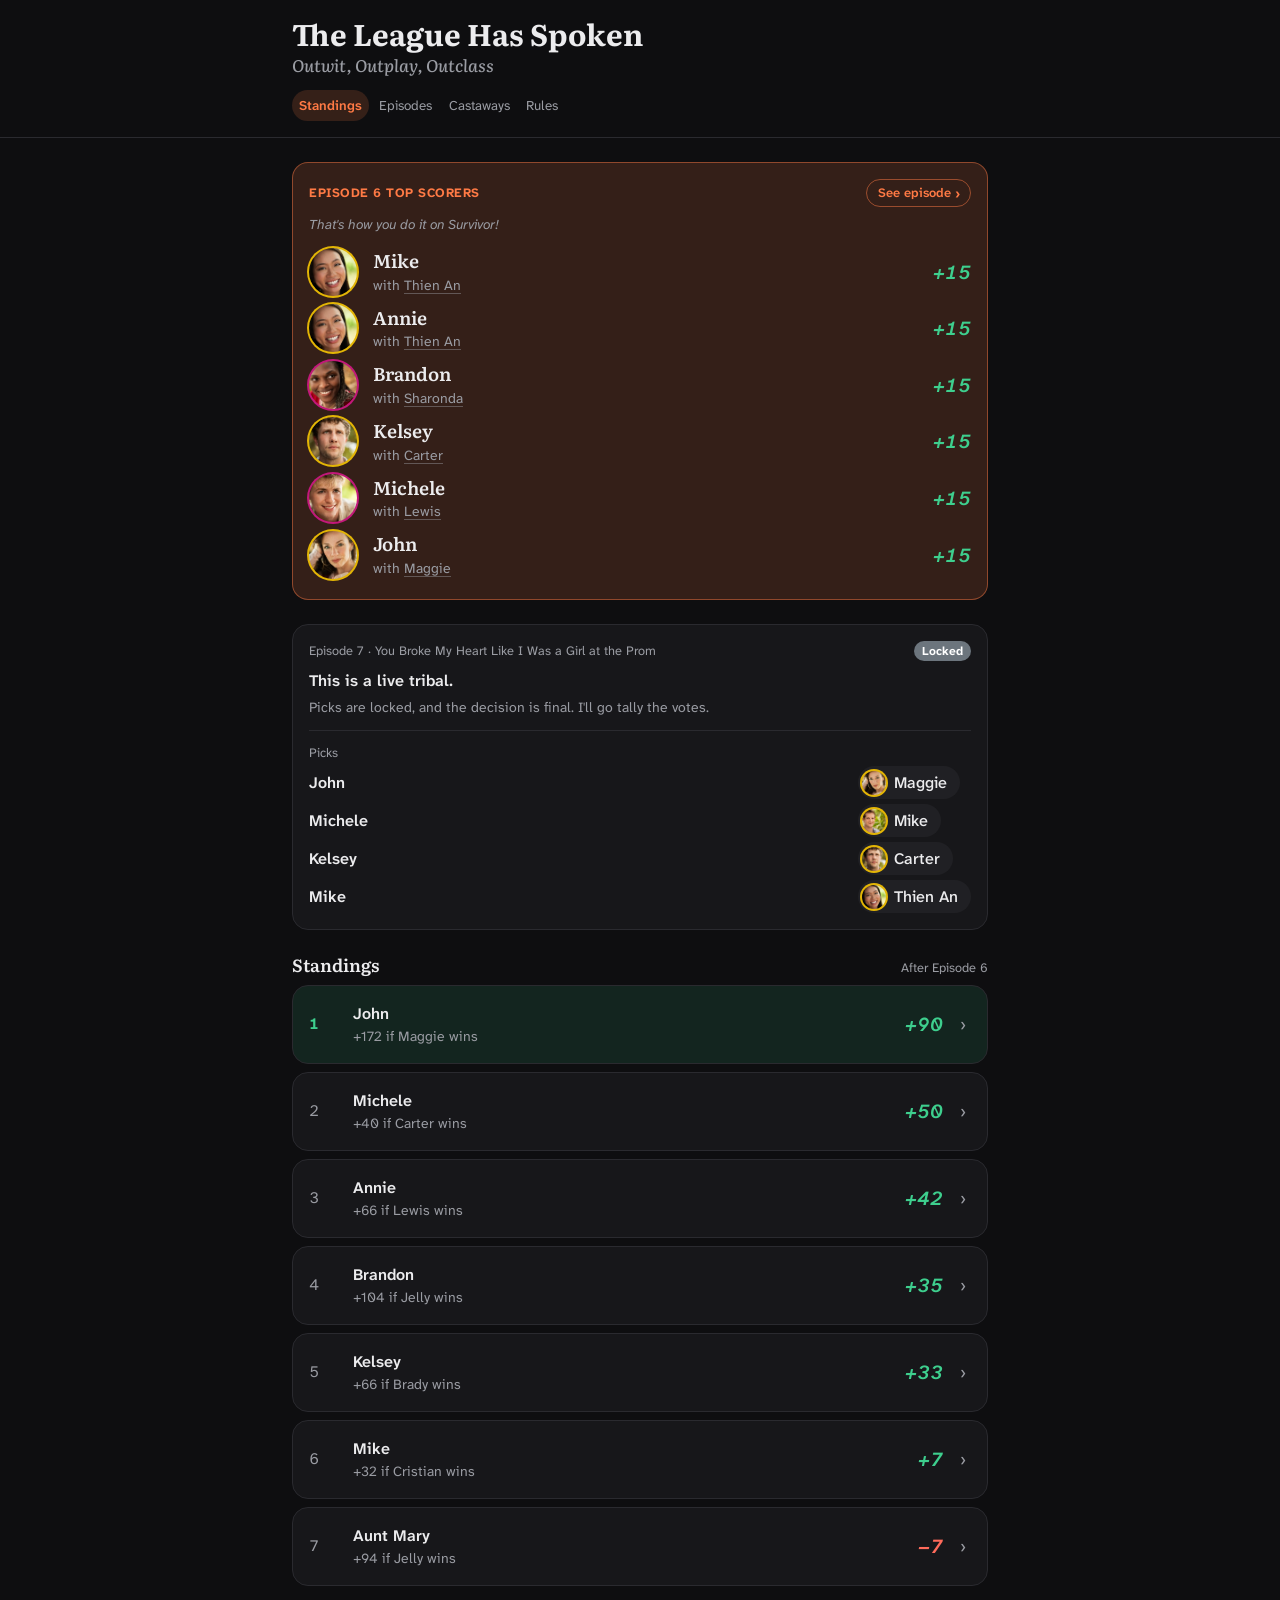
<file: public/index.html>
<!doctype html>
<html lang="en" data-bs-theme="dark">
  <head>
    <meta charset="utf-8" />
    <meta name="viewport" content="width=device-width, initial-scale=1" />
    <title>Standings · The League Has Spoken: Outwit, Outplay, Outclass</title>
    <link rel="icon" href="favicon.svg" type="image/svg+xml" />
    <link rel="apple-touch-icon" href="apple-touch-icon.png" />
    <meta name="theme-color" content="#0e0e10" />
    <link rel="preconnect" href="https://fonts.googleapis.com" />
    <link rel="preconnect" href="https://fonts.gstatic.com" crossorigin />
    <link href="https://fonts.googleapis.com/css2?family=Atkinson+Hyperlegible+Next:ital,wght@0,400;0,500;0,600;0,700;1,400;1,500;1,600;1,700&family=Literata:opsz,wght@7..72,600;7..72,700&display=swap" rel="stylesheet" />
    <link href="https://cdn.jsdelivr.net/npm/bootstrap@5.3.3/dist/css/bootstrap.min.css" rel="stylesheet" integrity="sha384-QWTKZyjpPEjISv5WaRU9OFeRpok6YctnYmDr5pNlyT2bRjXh0JMhjY6hW+ALEwIH" crossorigin="anonymous" />
    <link href="css/theme.css" rel="stylesheet" />
  </head>
  <body>
    <div id="nav"></div>
    <main id="app" class="container app-container py-4"></main>

    <script src="js/data.js"></script>
    <script src="js/scoring.js"></script>
    <script src="js/ui.js"></script>
    <script src="js/nav.js"></script>
    <script src="js/home.js"></script>
  </body>
</html>
</file>
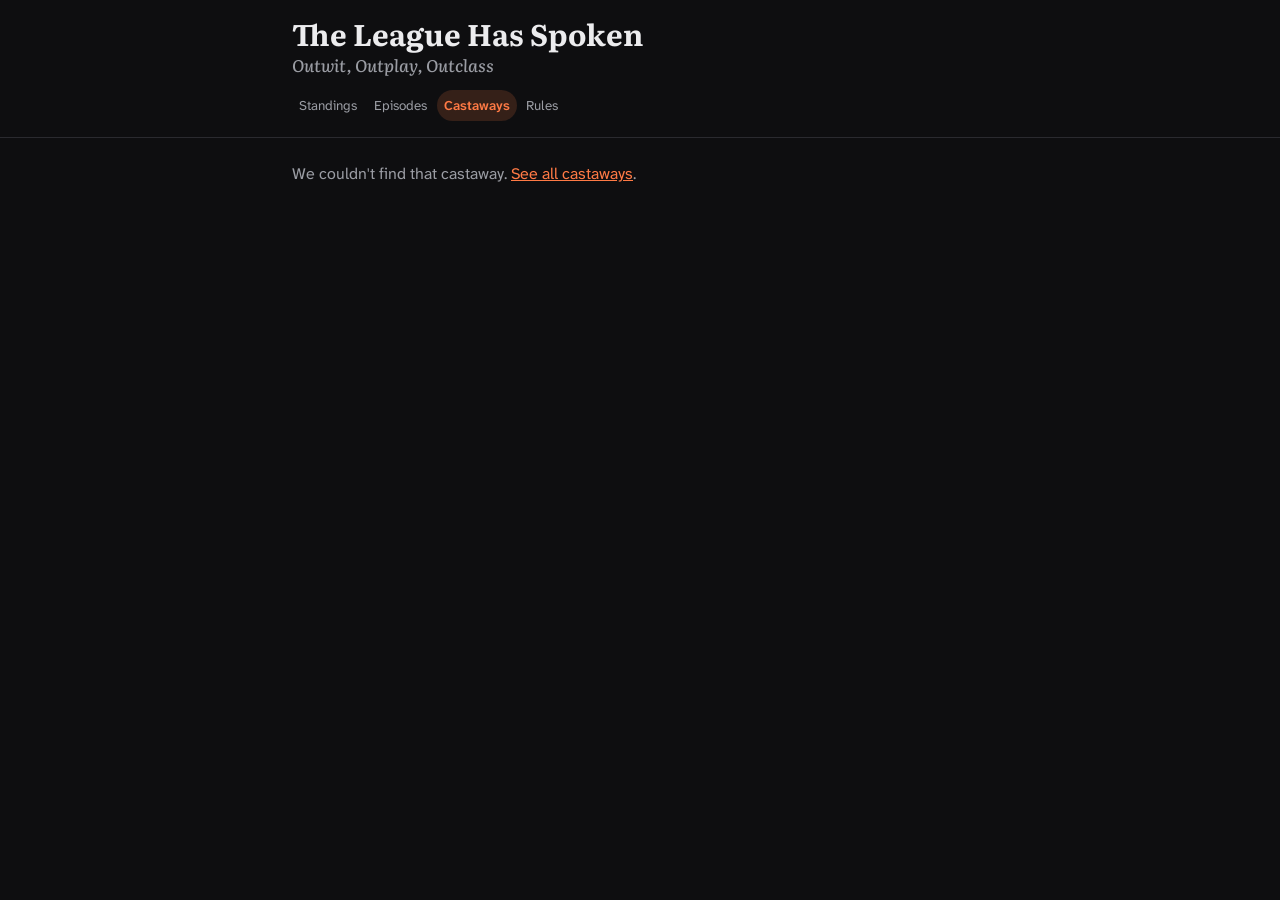
<file: public/castaway.html>
<!doctype html>
<html lang="en" data-bs-theme="dark">
  <head>
    <meta charset="utf-8" />
    <meta name="viewport" content="width=device-width, initial-scale=1" />
    <title>Castaway · The League Has Spoken: Outwit, Outplay, Outclass</title>
    <link rel="icon" href="favicon.svg" type="image/svg+xml" />
    <link rel="apple-touch-icon" href="apple-touch-icon.png" />
    <meta name="theme-color" content="#0e0e10" />
    <link rel="preconnect" href="https://fonts.googleapis.com" />
    <link rel="preconnect" href="https://fonts.gstatic.com" crossorigin />
    <link href="https://fonts.googleapis.com/css2?family=Atkinson+Hyperlegible+Next:ital,wght@0,400;0,500;0,600;0,700;1,400;1,500;1,600;1,700&family=Literata:opsz,wght@7..72,600;7..72,700&display=swap" rel="stylesheet" />
    <link href="https://cdn.jsdelivr.net/npm/bootstrap@5.3.3/dist/css/bootstrap.min.css" rel="stylesheet" integrity="sha384-QWTKZyjpPEjISv5WaRU9OFeRpok6YctnYmDr5pNlyT2bRjXh0JMhjY6hW+ALEwIH" crossorigin="anonymous" />
    <link href="css/theme.css" rel="stylesheet" />
  </head>
  <body>
    <div id="nav"></div>
    <main id="app" class="container app-container py-4"></main>

    <script src="js/data.js"></script>
    <script src="js/scoring.js"></script>
    <script src="js/ui.js"></script>
    <script src="js/nav.js"></script>
    <script src="js/castaway.js"></script>
  </body>
</html>
</file>
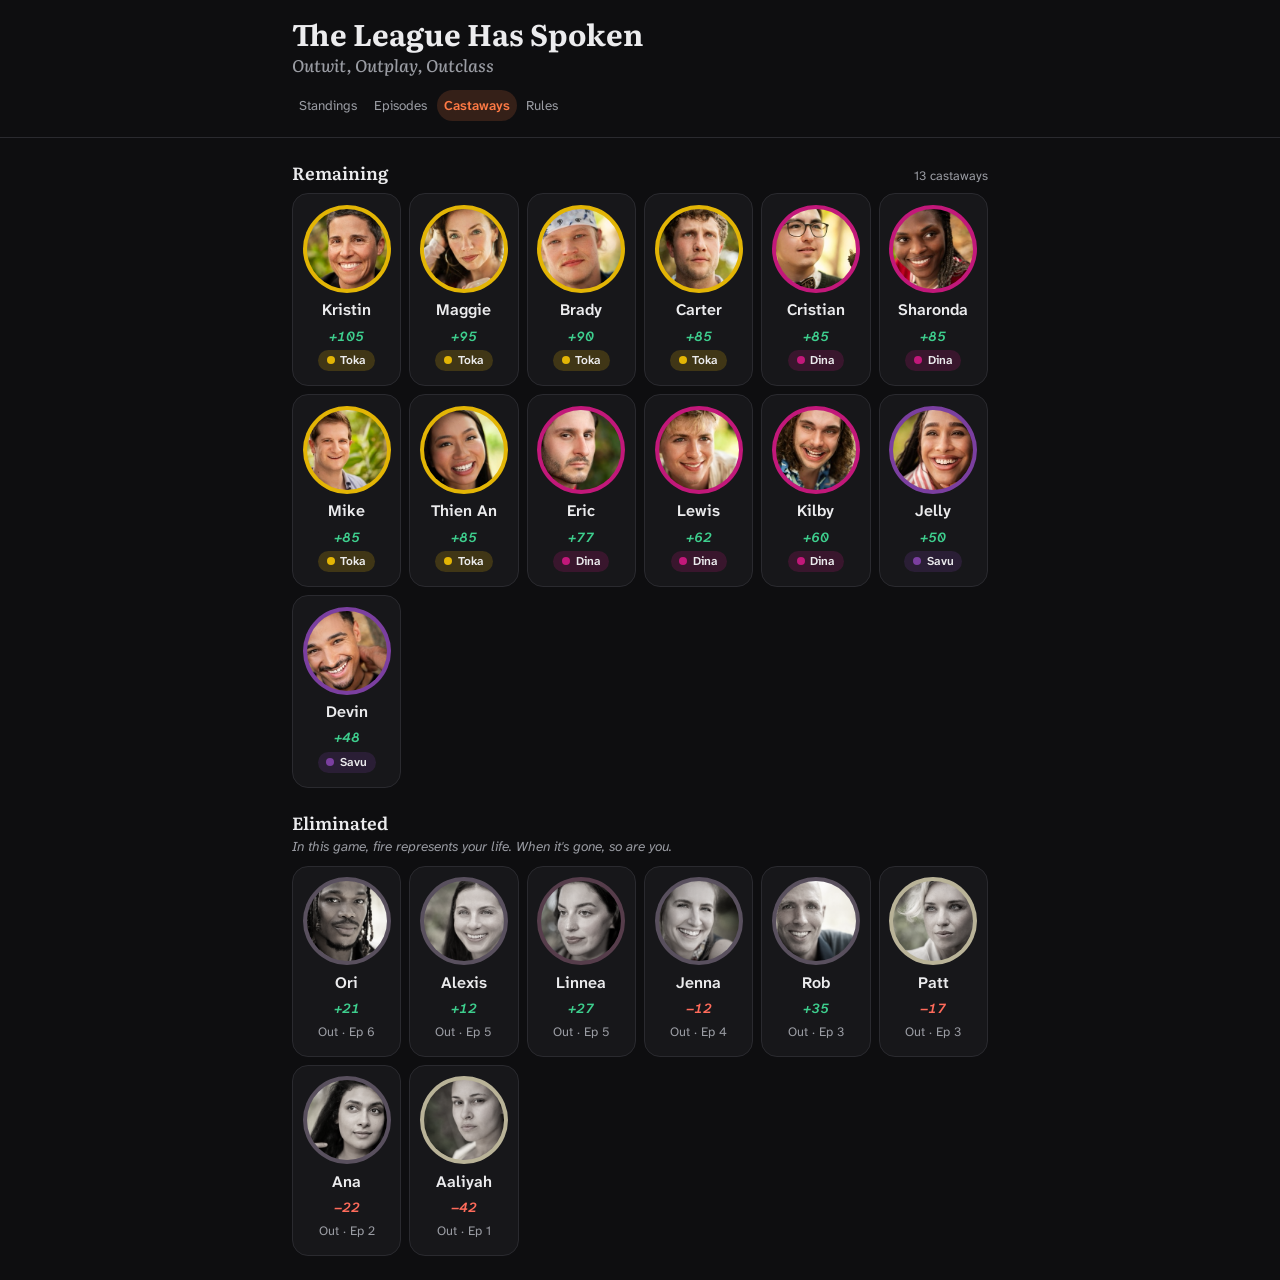
<file: public/castaways.html>
<!doctype html>
<html lang="en" data-bs-theme="dark">
  <head>
    <meta charset="utf-8" />
    <meta name="viewport" content="width=device-width, initial-scale=1" />
    <title>Castaways · The League Has Spoken: Outwit, Outplay, Outclass</title>
    <link rel="icon" href="favicon.svg" type="image/svg+xml" />
    <link rel="apple-touch-icon" href="apple-touch-icon.png" />
    <meta name="theme-color" content="#0e0e10" />
    <link rel="preconnect" href="https://fonts.googleapis.com" />
    <link rel="preconnect" href="https://fonts.gstatic.com" crossorigin />
    <link href="https://fonts.googleapis.com/css2?family=Atkinson+Hyperlegible+Next:ital,wght@0,400;0,500;0,600;0,700;1,400;1,500;1,600;1,700&family=Literata:opsz,wght@7..72,600;7..72,700&display=swap" rel="stylesheet" />
    <link href="https://cdn.jsdelivr.net/npm/bootstrap@5.3.3/dist/css/bootstrap.min.css" rel="stylesheet" integrity="sha384-QWTKZyjpPEjISv5WaRU9OFeRpok6YctnYmDr5pNlyT2bRjXh0JMhjY6hW+ALEwIH" crossorigin="anonymous" />
    <link href="css/theme.css" rel="stylesheet" />
  </head>
  <body>
    <div id="nav"></div>
    <main id="app" class="container app-container py-4"></main>

    <script src="js/data.js"></script>
    <script src="js/scoring.js"></script>
    <script src="js/ui.js"></script>
    <script src="js/nav.js"></script>
    <script src="js/castaways.js"></script>
  </body>
</html>
</file>
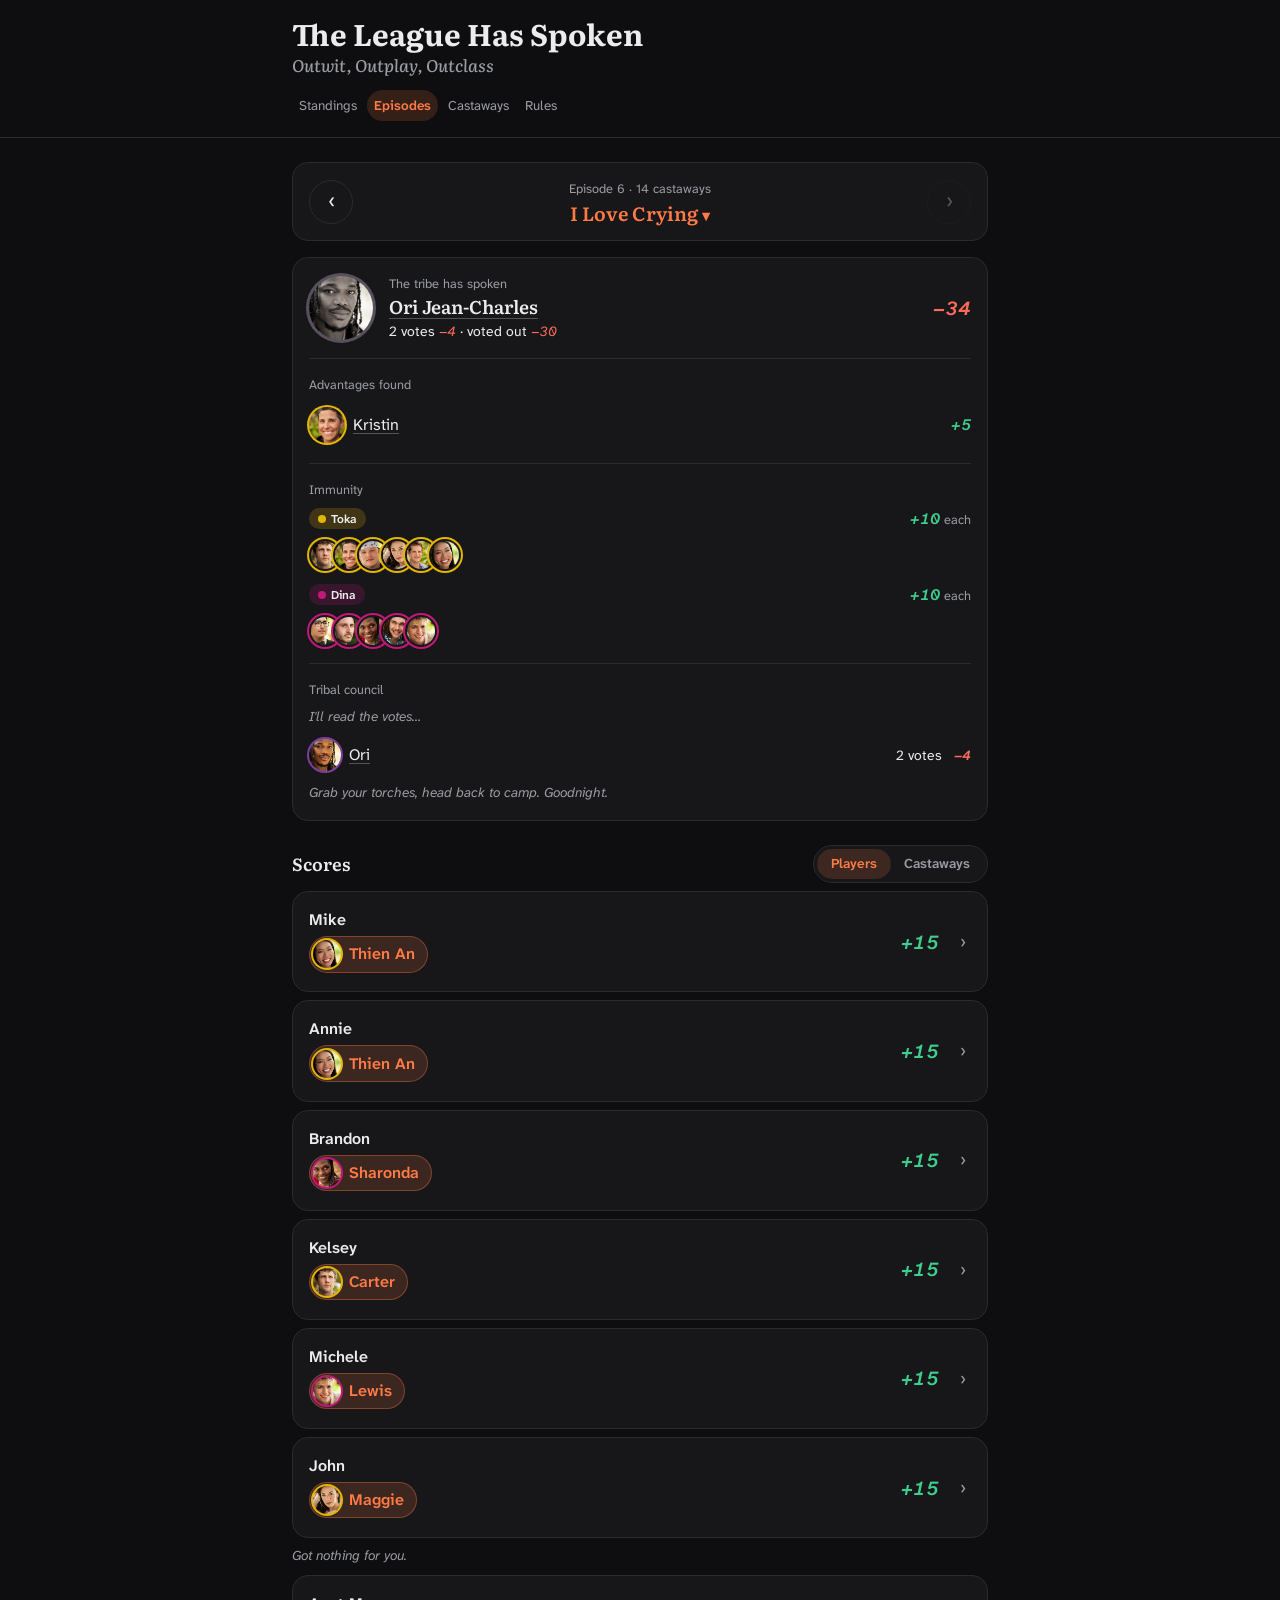
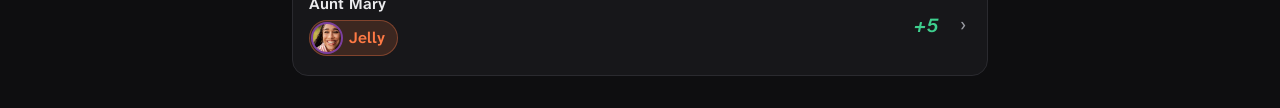
<file: public/episodes.html>
<!doctype html>
<html lang="en" data-bs-theme="dark">
  <head>
    <meta charset="utf-8" />
    <meta name="viewport" content="width=device-width, initial-scale=1" />
    <title>Episodes · The League Has Spoken: Outwit, Outplay, Outclass</title>
    <link rel="icon" href="favicon.svg" type="image/svg+xml" />
    <link rel="apple-touch-icon" href="apple-touch-icon.png" />
    <meta name="theme-color" content="#0e0e10" />
    <link rel="preconnect" href="https://fonts.googleapis.com" />
    <link rel="preconnect" href="https://fonts.gstatic.com" crossorigin />
    <link href="https://fonts.googleapis.com/css2?family=Atkinson+Hyperlegible+Next:ital,wght@0,400;0,500;0,600;0,700;1,400;1,500;1,600;1,700&family=Literata:opsz,wght@7..72,600;7..72,700&display=swap" rel="stylesheet" />
    <link href="https://cdn.jsdelivr.net/npm/bootstrap@5.3.3/dist/css/bootstrap.min.css" rel="stylesheet" integrity="sha384-QWTKZyjpPEjISv5WaRU9OFeRpok6YctnYmDr5pNlyT2bRjXh0JMhjY6hW+ALEwIH" crossorigin="anonymous" />
    <link href="css/theme.css" rel="stylesheet" />
  </head>
  <body>
    <div id="nav"></div>
    <main id="app" class="container app-container py-4"></main>

    <script src="js/data.js"></script>
    <script src="js/scoring.js"></script>
    <script src="js/ui.js"></script>
    <script src="js/nav.js"></script>
    <script src="js/episodes.js"></script>
  </body>
</html>
</file>
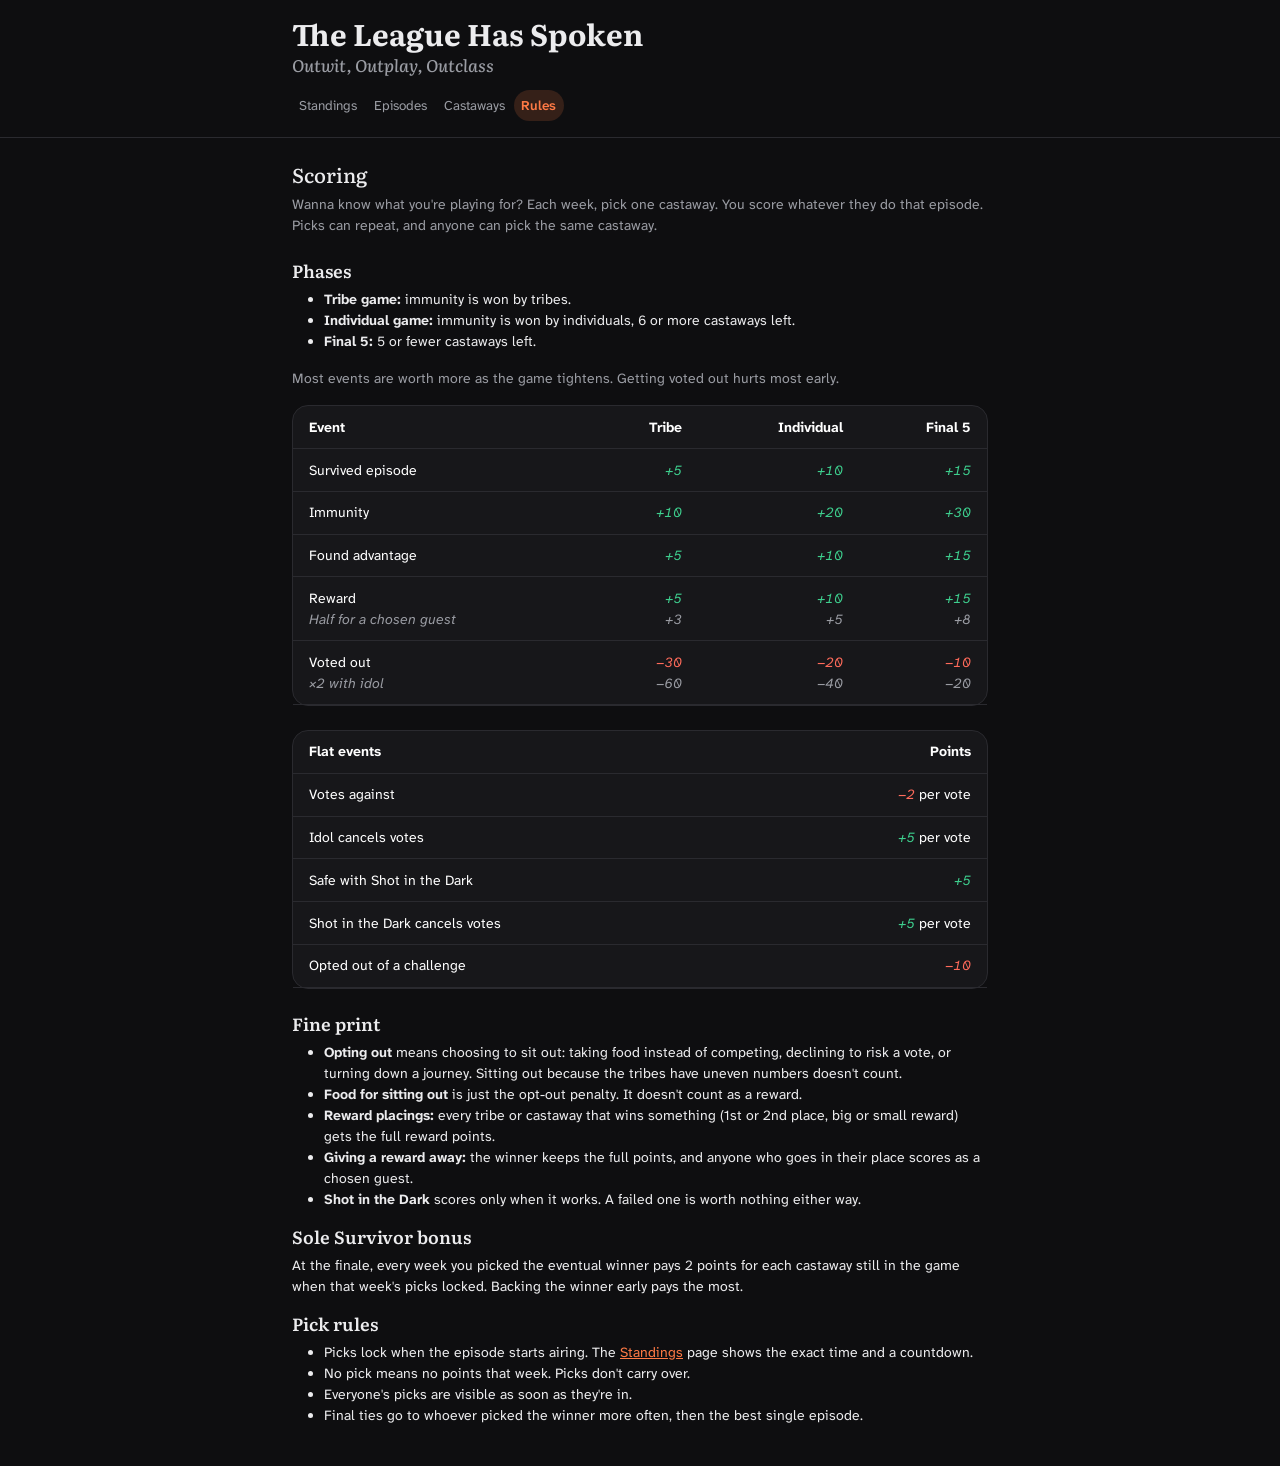
<file: public/rules.html>
<!doctype html>
<html lang="en" data-bs-theme="dark">
  <head>
    <meta charset="utf-8" />
    <meta name="viewport" content="width=device-width, initial-scale=1" />
    <title>Rules · The League Has Spoken: Outwit, Outplay, Outclass</title>
    <link rel="icon" href="favicon.svg" type="image/svg+xml" />
    <link rel="apple-touch-icon" href="apple-touch-icon.png" />
    <meta name="theme-color" content="#0e0e10" />
    <link rel="preconnect" href="https://fonts.googleapis.com" />
    <link rel="preconnect" href="https://fonts.gstatic.com" crossorigin />
    <link href="https://fonts.googleapis.com/css2?family=Atkinson+Hyperlegible+Next:ital,wght@0,400;0,500;0,600;0,700;1,400;1,500;1,600;1,700&family=Literata:opsz,wght@7..72,600;7..72,700&display=swap" rel="stylesheet" />
    <link href="https://cdn.jsdelivr.net/npm/bootstrap@5.3.3/dist/css/bootstrap.min.css" rel="stylesheet" integrity="sha384-QWTKZyjpPEjISv5WaRU9OFeRpok6YctnYmDr5pNlyT2bRjXh0JMhjY6hW+ALEwIH" crossorigin="anonymous" />
    <link href="css/theme.css" rel="stylesheet" />
  </head>
  <body>
    <div id="nav"></div>
    <main id="app" class="container app-container py-4"></main>

    <script src="js/data.js"></script>
    <script src="js/scoring.js"></script>
    <script src="js/ui.js"></script>
    <script src="js/nav.js"></script>
    <script src="js/rules.js"></script>
  </body>
</html>
</file>
<file: public/css/theme.css>
/*
 * Softens stock Bootstrap into a clean, friendly dark look.
 * Pages set data-bs-theme="dark"; the same selector here overrides Bootstrap's
 * dark palette because this file loads after Bootstrap.
 */
:root,
[data-bs-theme="dark"] {
  --heading-font: "Literata", Georgia, "Times New Roman", serif;
  --bs-body-font-family: "Atkinson Hyperlegible Next", system-ui, -apple-system, "Segoe UI", Roboto, sans-serif;
  --bs-body-bg: #0e0e10;
  --bs-body-color: #ececee;
  --bs-secondary-color: #9a9ca3;
  --bs-border-color: #2a2a2f;
  --bs-border-radius: 0.75rem;
  --bs-border-radius-lg: 1rem;
  --card-radius: 1rem;
  /* One timing for every hover effect, so pieces that move together stay in sync. */
  --hover-timing: 0.2s ease;
  /* Rows that open in place tint neutral on hover/press; orange is for things that navigate. */
  --press-tint: rgba(255, 255, 255, 0.05);
  /* A face "lighting up": brighter, with an orange glow. */
  --face-lit: brightness(1.08) drop-shadow(0 0 0.5rem rgba(255, 122, 69, 0.5));
  --surface: #17171a;
  --surface-raised: #202024;
  --ink: #ececee;
  --muted: #9a9ca3;
  --positive: #3ecf8e;
  --positive-soft: rgba(62, 207, 142, 0.12);
  --negative: #ff6b5b;
  --primary: #ff7a45;
  --primary-soft: rgba(255, 122, 69, 0.16);
  --bs-primary: #ff7a45;
  --bs-primary-rgb: 255, 122, 69;
  --bs-link-color: #ff7a45;
  --bs-link-color-rgb: 255, 122, 69;
  --bs-link-hover-color: #ff9a70;
  --bs-link-hover-color-rgb: 255, 154, 112;
}

/* Serif for the app title and headings; body text stays in Atkinson. */
.site-brand,
.section-title,
h1,
.h5 {
  font-family: var(--heading-font);
}

.app-container {
  max-width: 720px;
}

/* Header and page nav */
.site-header {
  background: var(--bs-body-bg);
}
.site-brand {
  color: var(--ink);
  font-weight: 700;
  font-size: 1.85rem;
  line-height: 1.15;
  text-decoration: none;
}
.site-tagline {
  display: block;
  margin-top: 0.1rem;
  color: var(--muted);
  font-size: 1.05rem;
  font-style: italic;
  font-weight: 500;
}
/* All pages must fit at phone width; wrap rather than hide one off-screen. */
.site-nav {
  gap: 0.15rem;
  flex-wrap: wrap;
}
.site-nav .nav-link {
  color: var(--muted);
  font-size: 0.84rem;
  padding: 0.35rem 0.45rem;
  border-radius: 999px;
  white-space: nowrap;
}
.site-nav .nav-link.active {
  background: var(--primary-soft);
  color: var(--primary);
  font-weight: 600;
}

/* Surfaces */
.card.featured-card {
  --bs-card-bg: var(--primary-soft);
  border-color: rgba(255, 122, 69, 0.45);
}
.featured-label {
  color: var(--primary);
  font-size: 0.8rem;
  font-weight: 700;
  letter-spacing: 0.04em;
  text-transform: uppercase;
}
.card {
  --bs-card-bg: var(--surface);
  border-color: var(--bs-border-color);
  border-radius: var(--card-radius);
}
.table {
  --bs-table-bg: transparent;
}
/* Tables inside rounded cards: keep text clear of the curved corners. */
.card .table > :not(caption) > * > * {
  padding: 0.65rem 1rem;
}
/* Phones: tighter inner columns so event names fit; outer cells keep clear of the corners. */
@media (max-width: 575.98px) {
  .card .table > :not(caption) > * > * {
    padding-inline: 0.4rem;
  }
  .card .table > :not(caption) > * > :first-child {
    padding-left: 1rem;
  }
  .card .table > :not(caption) > * > :last-child {
    padding-right: 1rem;
  }
}
.section-title {
  font-size: 1.1rem;
  font-weight: 600;
  margin: 0;
}
.eyebrow {
  color: var(--muted);
  font-size: 0.8rem;
}
/* A Jeff Probst line: flavor text, quieter than the facts around it */
.probst-line {
  color: var(--muted);
  font-size: 0.85rem;
  font-style: italic;
}

/* Castaway visuals */
.avatar {
  display: inline-grid;
  place-items: center;
  flex-shrink: 0;
  border-radius: 50%;
  font-weight: 600;
}
.avatar-photo {
  object-fit: cover;
  object-position: center;
  background: var(--surface-raised);
}
.tribe-badge {
  display: inline-flex;
  align-items: center;
  gap: 0.35rem;
  padding: 0.1rem 0.55rem;
  border-radius: 999px;
  font-size: 0.75rem;
  font-weight: 600;
  color: var(--ink);
}
.tribe-dot {
  width: 0.5rem;
  height: 0.5rem;
  border-radius: 50%;
}
/* Out of the game: grey the face, not the text, so labels keep full contrast. */
.is-out .avatar {
  filter: grayscale(0.85);
}


/* Numbers: every point value is italic (real italics, loaded with the font). */
.pts {
  font-style: italic;
}
.tabular {
  font-variant-numeric: tabular-nums;
}
.pts-pos {
  color: var(--positive);
}
.pts-neg {
  color: var(--negative);
}
.pts-zero {
  color: var(--muted);
}

/* Standings: only the leader is tinted; movement arrows carry the rest. */
.standings-row.is-leader {
  background-color: var(--positive-soft);
}
.standings-row.is-leader .standings-rank {
  color: var(--positive);
  font-weight: 700;
}
.standings-rank {
  width: 2rem; /* fits "T10" */
  flex-shrink: 0;
  color: var(--muted);
}

/* Player cards (home standings): rank | name | total | chevron */
.standings-summary {
  display: grid;
  grid-template-columns: 2rem minmax(0, 1fr) auto 1rem;
  align-items: center;
  column-gap: 0.75rem;
}
/* Submitted picks on the upcoming episode card, set off from the message above. */
.upcoming-picks {
  margin-top: 0.75rem;
  padding-top: 0.75rem;
  border-top: 1px solid var(--bs-border-color);
}
/* Names with their picks: the pick column is as wide as the widest chip and every chip
   starts at its left edge, so the faces line up however long each castaway's name is. */
.name-pick-list {
  display: grid;
  grid-template-columns: minmax(0, 1fr) max-content;
  align-items: center;
  gap: 0.35rem 1rem;
  margin: 0;
  padding: 0;
  list-style: none;
}
.name-pick-list > li {
  display: grid;
  grid-column: 1 / -1;
  grid-template-columns: subgrid;
  align-items: center;
}
.name-pick-list .pick-chip {
  justify-self: start;
}
.player-stats {
  display: grid;
  grid-template-columns: repeat(auto-fit, minmax(7rem, 1fr));
  gap: 0.5rem;
}
.player-stat {
  padding: 0.6rem 0.75rem;
  border-radius: 0.75rem;
  background: var(--surface-raised);
}
.history-row {
  padding: 0.4rem 0;
  border-top: 1px solid var(--bs-border-color);
}
.history-row:first-child {
  border-top: 0;
}
.history-ep {
  width: 3rem;
  flex-shrink: 0;
}
.history-breakdown {
  padding-left: 4rem;
}
.chevron-spacer {
  width: 1rem;
  flex-shrink: 0;
}

/* Itemized breakdowns */
.breakdown {
  font-size: 0.85rem;
  color: var(--bs-body-color);
}
.multiplier {
  color: var(--muted);
}
.breakdown li {
  display: flex;
  justify-content: space-between;
  gap: 1rem;
  padding: 0.2rem 0;
}

/* Segmented switch (e.g. Players | Castaways) */
.segmented {
  display: inline-flex;
  padding: 0.2rem;
  border: 1px solid var(--bs-border-color);
  border-radius: 999px;
  background: var(--surface);
}
.segmented-option {
  padding: 0.3rem 0.85rem;
  border: 0;
  border-radius: 999px;
  background: transparent;
  color: var(--muted);
  font-size: 0.85rem;
  font-weight: 600;
}
.segmented-option.active {
  background: var(--primary-soft);
  color: var(--primary);
}

/* Previous / next episode buttons */
.ep-step {
  display: inline-grid;
  place-items: center;
  width: 2.75rem; /* 44px: comfortable tap target */
  height: 2.75rem;
  border: 1px solid var(--bs-border-color);
  border-radius: 50%;
  color: var(--ink);
  font-size: 1.3rem;
  line-height: 1;
  text-decoration: none;
}
.ep-step.is-disabled {
  opacity: 0.3;
}

/* Pick chip: the one highlight color for what a player picked */
.pick-chip {
  display: inline-flex;
  white-space: nowrap;
  align-items: center;
  gap: 0.5rem;
  padding: 0.2rem 0.75rem 0.2rem 0.2rem;
  border: 1px solid rgba(255, 122, 69, 0.35);
  border-radius: 999px;
  background: var(--primary-soft);
}
.pick-chip-name {
  color: var(--primary);
  font-weight: 600;
}
.pick-chip.is-quiet {
  border-color: transparent;
  background: var(--surface-raised);
}
.pick-chip.is-quiet .pick-chip-name {
  color: var(--ink);
  font-weight: 500;
}
.pick-chip.is-empty {
  padding: 0.25rem 0.75rem;
  border-style: dashed;
  border-color: var(--bs-border-color);
  background: transparent;
  color: var(--muted);
  font-size: 0.85rem;
}

/* Episode links: small outlined buttons, one look everywhere */
.ep-link {
  display: inline-flex;
  align-items: center;
  gap: 0.25rem;
  padding: 0.2rem 0.65rem;
  border: 1px solid rgba(255, 122, 69, 0.5);
  border-radius: 999px;
  color: var(--primary);
  font-size: 0.8rem;
  font-weight: 600;
  text-decoration: none;
  white-space: nowrap;
  transition: background-color var(--hover-timing), border-color var(--hover-timing), transform var(--hover-timing);
}
.ep-link-arrow {
  font-size: 1.1em;
  line-height: 1;
  transition: transform var(--hover-timing);
}

/* Episode switcher: ‹ name › with a dropdown list of every episode */
.ep-switcher {
  position: relative;
  z-index: 2;
}
.ep-menu > summary {
  cursor: pointer;
  list-style: none;
}
.ep-menu > summary::-webkit-details-marker {
  display: none;
}
.ep-switcher-title {
  margin: 0.15rem 0 0;
  color: var(--primary);
  font-size: 1.2rem;
  font-weight: 600;
}
.ep-menu-caret {
  color: var(--primary);
  font-size: 0.8em;
}
.ep-menu-list {
  position: absolute;
  top: calc(100% + 0.35rem);
  left: 0;
  right: 0;
  max-height: 60vh;
  margin: 0;
  padding: 0.35rem;
  overflow-y: auto;
  border: 1px solid var(--bs-border-color);
  border-radius: 1rem;
  background: var(--surface-raised);
  box-shadow: 0 12px 32px rgba(0, 0, 0, 0.5);
}
.ep-menu-option {
  display: flex;
  gap: 0.75rem;
  padding: 0.55rem 0.75rem;
  border-radius: 0.6rem;
  color: var(--ink);
  text-decoration: none;
}
.ep-menu-option.active {
  background: var(--primary-soft);
  color: var(--primary);
}
.ep-menu-number {
  width: 2.5rem;
  flex-shrink: 0;
  color: var(--muted);
  font-weight: 600;
}
.ep-menu-option.active .ep-menu-number {
  color: inherit;
}

/* The dashboard's first section needs no divider above it. */
.episode-dashboard .dash-section:first-child {
  margin-top: 0;
  padding-top: 0;
  border-top: 0;
}

.min-w-0 {
  min-width: 0;
}

/* Expandable rows (<details>): a chevron that turns when open */
.expandable > summary {
  cursor: pointer;
  list-style: none;
}
.expandable > summary::-webkit-details-marker {
  display: none;
}
.chevron {
  display: inline-block;
  width: 1rem;
  text-align: center;
  color: var(--muted);
  font-size: 1.1rem;
  line-height: 1;
  transition: transform var(--hover-timing);
}
.expandable[open] > summary .chevron {
  transform: rotate(90deg);
}

/* Episode dashboard */
.dash-section {
  border-top: 1px solid var(--bs-border-color);
  margin-top: 1rem;
  padding-top: 1rem;
}
.dash-name {
  font-family: var(--heading-font);
  font-size: 1.15rem;
  font-weight: 600;
}
/* Dashboard rows: points centered on the first line (one face tall) even when names wrap. */
.dash-row {
  display: flex;
  align-items: flex-start;
  justify-content: space-between;
  gap: 1rem;
}
.dash-row-end {
  display: flex;
  flex-shrink: 0;
  align-items: center;
  min-height: var(--face-size);
}
/* Lists of group rows (tribe wins, swaps) need more air than single-line rows. */
.group-list {
  display: grid;
  gap: 0.75rem;
}
/* Overlapping faces: episodes.js sets the grid columns. Each face is wider than its
   column and spills over the next; the surface-colored border separates them. */
.facepile {
  display: grid;
  max-width: 100%;
}
.facepile .avatar {
  border: 2px solid var(--surface);
}

/* Keyboard focus: one visible ring on everything interactive (mouse clicks don't show it). */
:where(a, button, summary):focus-visible {
  outline: 2px solid var(--primary);
  outline-offset: 2px;
}
/* Rounded cards: the ring follows the card's corners. (Not `inherit`: Chrome slots a
   <summary> inside its <details>, so it would inherit the slot's square corners.) */
.card > summary {
  border-radius: var(--card-radius);
}

/* Small pill controls keep their look but get a taller invisible tap area. */
.ep-link,
.site-nav .nav-link,
.segmented-option {
  position: relative;
}
.ep-link::after,
.site-nav .nav-link::after,
.segmented-option::after {
  content: "";
  position: absolute;
  inset: -0.5rem 0;
}

@media (prefers-reduced-motion: reduce) {
  *,
  *::before,
  *::after {
    animation: none !important;
    transition: none !important;
    scroll-behavior: auto !important;
  }
}

/* Links to a castaway's (or player's) page: the surrounding look plus a subtle
   underline, so they read as links without relying on hover. */
.castaway-link {
  color: inherit;
  text-decoration: underline;
  text-decoration-color: rgba(154, 156, 163, 0.45);
  text-decoration-thickness: 1px;
  text-underline-offset: 0.2em;
}
a.pick-chip {
  color: inherit;
  text-decoration: none;
}
.facepile-face {
  display: block;
  min-width: 0;
}

/* Castaways page: photo grid, 3 across on phones and more as the screen widens. */
.castaway-grid {
  display: grid;
  grid-template-columns: repeat(auto-fill, minmax(6.5rem, 1fr));
  gap: 0.5rem;
  margin: 0;
  padding: 0;
  list-style: none;
}
.castaway-tile {
  display: flex;
  flex-direction: column;
  align-items: center;
  gap: 0.2rem;
  height: 100%;
  padding: 0.9rem 0.5rem;
  border: 1px solid var(--bs-border-color);
  border-radius: var(--card-radius);
  background: var(--surface);
  color: var(--ink);
  text-align: center;
  text-decoration: none;
  transition: background-color var(--hover-timing), border-color var(--hover-timing), transform var(--hover-timing);
}
.castaway-tile-name {
  max-width: 100%;
  margin-top: 0.4rem;
  overflow: hidden;
  font-weight: 600;
  text-overflow: ellipsis;
  white-space: nowrap;
}

/* Castaway page: a centered profile at the top */
.castaway-hero {
  display: flex;
  flex-direction: column;
  align-items: center;
  gap: 0.75rem;
  padding-block: 1.5rem;
  text-align: center;
}
.back-link {
  display: inline-flex;
  align-items: center;
  gap: 0.35rem;
  color: var(--muted);
  font-size: 0.9rem;
  font-weight: 600;
  text-decoration: none;
}
.stat-grid {
  display: grid;
  grid-template-columns: repeat(2, 1fr);
  gap: 0.5rem;
}
@media (min-width: 576px) {
  .stat-grid {
    grid-template-columns: repeat(4, 1fr);
  }
}
.castaway-name {
  margin: 0;
  font-size: 1.6rem;
  font-weight: 700;
  line-height: 1.2;
}
.castaway-occupation {
  margin: -0.25rem 0 0;
  color: var(--muted);
}

/* ==========================================================================
   Interaction states, in one place.
   - Hover (mouse only) previews a click. Touch screens never see it, so a tap
     can't leave it stuck on.
   - Press (every device) confirms it: compact things push in and light up;
     rows that open in place tint without moving.
   - Pressing is near-instant; letting go eases back at the shared hover timing.
   ========================================================================== */
html {
  -webkit-tap-highlight-color: transparent; /* the press states below replace it */
}
a .avatar {
  transition: transform var(--hover-timing), filter var(--hover-timing);
}
a.pick-chip,
.ep-step,
.segmented-option,
.site-nav .nav-link,
.castaway-link,
.back-link,
.expandable > summary,
.ep-menu > summary {
  transition: color var(--hover-timing), background-color var(--hover-timing), border-color var(--hover-timing),
    box-shadow var(--hover-timing), transform var(--hover-timing);
}
/* Pick history rows have no padding of their own; the tint reaches past their edges. */
.history-row .expandable > summary {
  border-radius: 0.5rem;
}

@media (hover: hover) and (pointer: fine) {
  .site-nav .nav-link:not(.active):hover,
  .segmented-option:not(.active):hover {
    color: var(--ink);
  }
  a.ep-step:hover {
    border-color: var(--primary);
    color: var(--primary);
  }
  .ep-link:hover {
    border-color: var(--primary);
    background: var(--primary-soft);
    color: var(--primary);
    transform: scale(1.05);
  }
  .ep-link:hover .ep-link-arrow {
    transform: translateX(2px);
  }
  .ep-menu-option:hover {
    background: var(--surface);
  }
  .castaway-link:hover,
  .back-link:hover {
    color: var(--primary);
    text-decoration-color: currentColor;
  }
  a.pick-chip:hover {
    border-color: var(--primary);
  }
  /* A linked face grows and lights up; an eliminated castaway's face regains its color. */
  a:hover .avatar {
    transform: scale(1.08);
    filter: var(--face-lit);
  }
  .castaway-tile:hover {
    border-color: rgba(255, 122, 69, 0.45);
    background: var(--primary-soft);
    transform: translateY(-2px);
  }
  .expandable > summary:hover,
  .ep-menu > summary:hover {
    background-color: var(--press-tint);
  }
  .history-row .expandable > summary:hover {
    box-shadow: 0 0 0 0.4rem var(--press-tint);
  }
  /* The hovered face rises above its overlapping neighbors. */
  .facepile-face:hover {
    position: relative;
    z-index: 1;
  }
}

/* Press: near-instant in, eased out. */
:active,
:active .avatar {
  transition-duration: 0.05s;
}
/* Compact things push in. */
.castaway-tile:active,
a.pick-chip:active,
.ep-link:active,
a.ep-step:active,
.segmented-option:active {
  transform: scale(0.97);
}
.castaway-tile:active,
.ep-link:active {
  border-color: rgba(255, 122, 69, 0.45);
  background: var(--primary-soft);
}
a.pick-chip:active,
a.ep-step:active {
  border-color: var(--primary);
}
/* A linked face lights up (and regains color if eliminated). Standalone faces also
   push in; faces inside a tile or chip ride along with their container. */
a:active .avatar {
  transform: scale(0.95);
  filter: var(--face-lit);
}
.castaway-tile:active .avatar,
a.pick-chip:active .avatar {
  transform: none;
}
.facepile-face:active {
  position: relative;
  z-index: 1;
}
.castaway-link:active,
.back-link:active {
  color: var(--primary);
  text-decoration-color: currentColor;
}
/* Rows that open in place tint without moving. */
.expandable > summary:active,
.ep-menu > summary:active,
.site-nav .nav-link:not(.active):active,
.segmented-option:not(.active):active {
  background-color: var(--press-tint);
}
.history-row .expandable > summary:active {
  box-shadow: 0 0 0 0.4rem var(--press-tint);
}

/* Reduced motion: keep the color feedback, drop the movement. */
@media (prefers-reduced-motion: reduce) {
  .castaway-tile,
  .ep-link,
  .ep-link-arrow,
  a.pick-chip,
  a.ep-step,
  .segmented-option,
  a .avatar {
    transform: none !important;
  }
}

/* Player card weeks: each row links to that episode. */
.week-row {
  display: flex;
  align-items: center;
  gap: 0.75rem;
  padding: 0.4rem 0;
  color: inherit;
  text-decoration: none;
}
/* Dividers sit on the list items so the row's rounded press tint doesn't bend them. */
.week-item + .week-item,
.more-weeks .week-item {
  border-top: 1px solid var(--bs-border-color);
}
/* Older weeks continue the same list once "All N weeks" is tapped. */
.more-weeks > summary {
  display: inline-flex;
  list-style: none;
  cursor: pointer;
}
.more-weeks > summary::-webkit-details-marker {
  display: none;
}
.more-weeks[open] > summary {
  display: none;
}
/* Sole Survivor Bonus: castaway | times picked | points, points right-aligned. */
.stake-list {
  display: grid;
  grid-template-columns: minmax(0, 1fr) auto auto;
  align-items: center;
  gap: 0.35rem 0.75rem;
  margin: 0;
  padding: 0;
  list-style: none;
}
.stake-list > li {
  display: grid;
  grid-column: 1 / -1;
  grid-template-columns: subgrid;
  align-items: center;
}
.stake-list .pick-chip {
  justify-self: start;
}
.stake-list .pts {
  justify-self: end;
}
/* Picked by (castaway page): player | weeks | earned | bonus */
.pick-table-head {
  padding-bottom: 0.25rem;
}
.picked-by-table {
  display: grid;
  grid-template-columns: minmax(0, 1fr) 3rem 3.25rem;
  align-items: center;
  column-gap: 0.5rem;
}
.picked-by-table.has-bonus {
  grid-template-columns: minmax(0, 1fr) 3rem 3.25rem 3.5rem;
}
/* Week rows tint like pick history rows did: a ring past their edges, no movement. */
.week-row {
  border-radius: 0.5rem;
  transition: box-shadow var(--hover-timing), background-color var(--hover-timing);
}
.week-row:active {
  background-color: var(--press-tint);
  box-shadow: 0 0 0 0.4rem var(--press-tint);
}
@media (hover: hover) and (pointer: fine) {
  .week-row:hover {
    background-color: var(--press-tint);
    box-shadow: 0 0 0 0.4rem var(--press-tint);
  }
}
</file>
